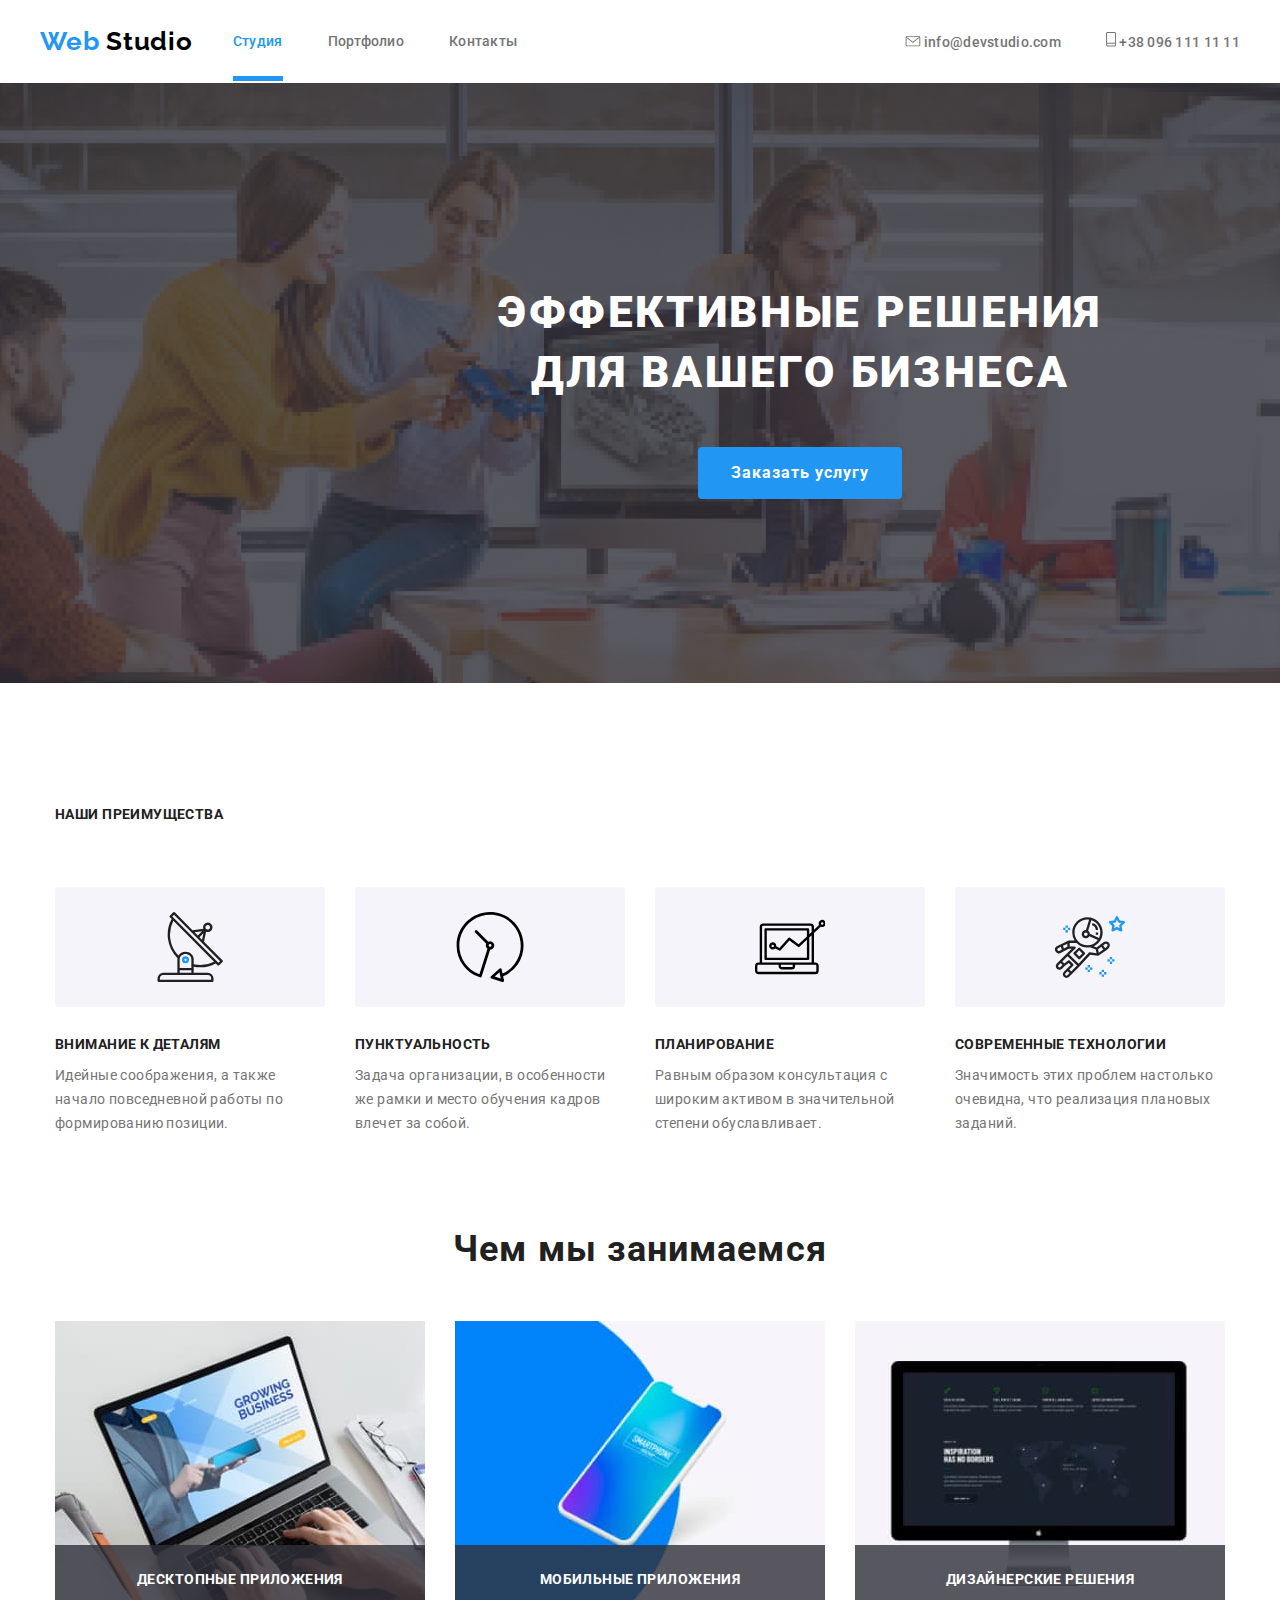
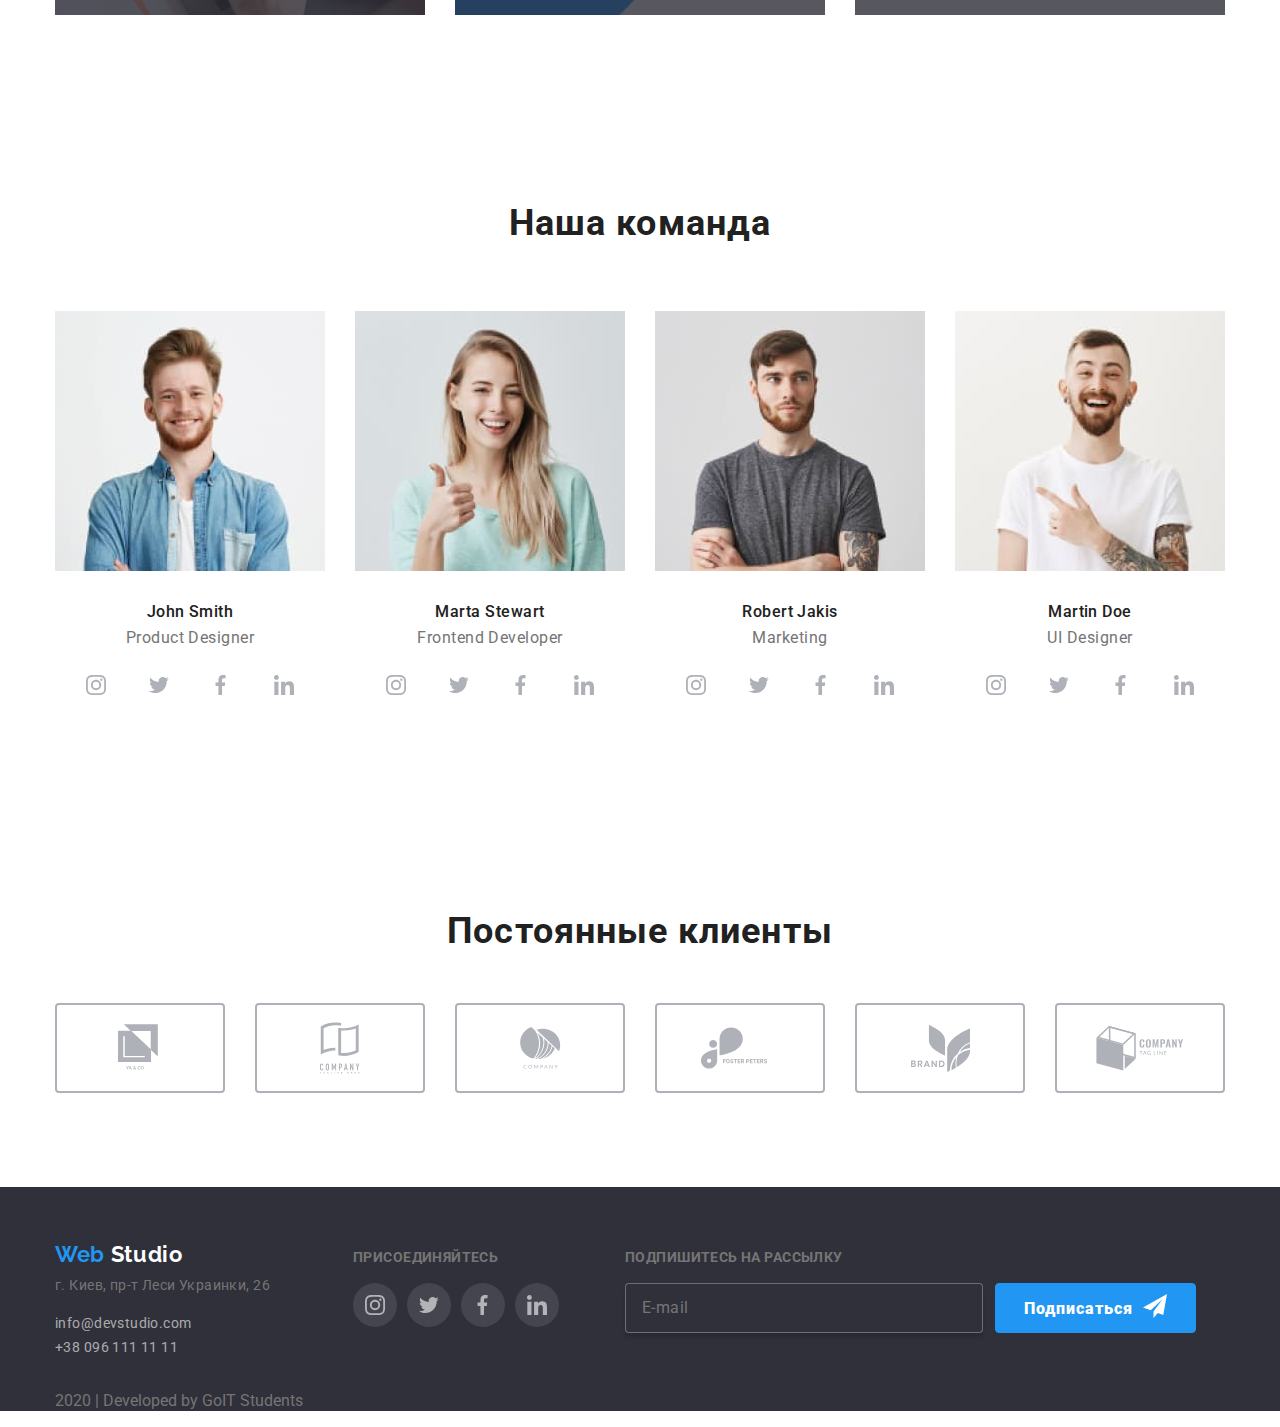
<file: index.html>
<!DOCTYPE html>
<html lang="en">
  <head>
    <meta charset="UTF-8" />
    <meta name="viewport" content="width=device-width, initial-scale=1.0" />
    <title>Document</title>
    <link
      href="https://fonts.googleapis.com/css2?family=Raleway:wght@700&family=Roboto:wght@400;500;700;900&display=swap"
      rel="stylesheet"
    />
    <link rel="stylesheet" href="https://cdnjs.cloudflare.com/ajax/libs/modern-normalize/0.6.0/modern-normalize.min.css"
    />
    <link rel="stylesheet" href="./css/main.min.css" />
  </head>
  <body class="page">
    <header class="page-header">
      <div class="main-nav">
        <div class="logo">
          <a href="/" class="logo">
            <span class="accent"> Web </span> Studio
          </a>
        </div>
        <div class="site-nav">
          <ul class="site-nav">
              <li class="item"><a href="" class="link current">Студия</a></li>
              <li class="item"><a href="./portfolio.html" class="link">Портфолио</a></li>
              <li class="item"><a href="" class="link">Контакты</a></li>
          </ul>
        </div>
        <div class="contacts">
          <ul class="site-nav">
            <li class="item">
              <a href="mailto:info@devstudio.com" class="link">
                <svg class="icon-contact" width="16px" height="11px">
                  <use href="./images/symbol-defs.svg#icon-envelope"></use>
                </svg>
                info@devstudio.com</a></li>
            <li class="item"><a href="" class="link">
              <svg class="icon-contact" width="10px" height="15px">
                <use href="./images/symbol-defs.svg#icon-mobile"></use>
              </svg>
              +38 096 111 11 11</a></li>
          </ul>
        </div>
      </div>
    </header>
     <main>
       <div class="overlay">
      <section class="hero">
        <h1 class="hero-title">Эффективные решения для вашего бизнеса</h1>
        <button  class="button primery" data-modal-open>Заказать услугу</button>
      </section>
      </div>
      <section class="section">
      <div class="container">
<div class="advantages">
        <h2 class="advantages-title is-hidden">Наши преимущества</h2>
        <ul class="advantages-list">
          <li class="img">
            <div class="">
            <svg class="advantages-img" width="70" height="70">
              <use href="./images/symbol-defs.svg#icon-satellite"></use>
            </svg>
            </div>
            <!--<img class="advantages-img" src="./images/Vector(1).svg"
              alt="спутниковая тарелка"
              width="65"
            />-->
            <h2 class="advantages-title">Внимание к деталям</h2>
            <p class="section-text">
              Идейные соображения, а также начало повседневной работы по
              формированию позиции.
            </p>
          </li>
          <li class="img">
            <svg class="advantages-img" width="70px" height="70px">
              <use href="./images/symbol-defs.svg#icon-clock"></use>
            </svg>
            <!--<img class="advantages-img" src="./images/Vector(2).svg" alt="часы" width="67" />-->
            <h2 class="advantages-title">Пунктуальность</h2>
            <p class="section-text">
              Задача организации, в особенности же рамки и место обучения кадров
              влечет за собой.
            </p>
          </li>
          <li class="img">
            <svg class="advantages-img" width="70px" height="70px">
              <use href="./images/symbol-defs.svg#icon-laptop"></use>
            </svg>
            <!--<img class="advantages-img" src="./images/Vector(3).svg" alt="компьютер" width="70" />-->
            <h2 class="advantages-title">Планирование</h2>
            <p class="section-text">
              Равным образом консультация с широким активом в значительной
              степени обуславливает.
            </p>
          </li>
          <li class="img">
            <svg class="advantages-img" width="70px" height="70px">
              <use href="./images/symbol-defs.svg#icon-astronaut"></use>
            </svg>
            <!--<img class="advantages-img" src="./images/Vector(4).svg" alt="космонавт" width="55" />-->
            <h2 class="advantages-title">Современные технологии</h2>
            <p class="section-text">
              Значимость этих проблем настолько очевидна, что реализация
              плановых заданий.
            </p>
          </li>
        </ul>
</div>
      </section>
      
      <section class="doing">
        <div class="container">
        <h3 class="doing-title">Чем мы занимаемся</h3>
        <ul class="doing-list">
            <li class="box">
            <div class="activity">
              <a href="">
               <img class="doing-img" src="./images/img-nout.jpg" alt="ноутбук"/></a>
              <div class="activity-link">
                <a href="" class="link">Десктопные приложения</a>
              </div>
            </div>
          </li>
          <li class="box">
            <div class="activity">
              <a href="">
                <img class="doing-img" src="./images/box-tel.jpg" alt="телефон" /></a>
              <div class="activity-link">
                <a href="" class="link">Мобильные приложения</a>
              </div>
            </div>
          </li>
          <li class="box">
            <div class="activity">
              <a href="">
                <img class="doing-img" src="./images/monic.jpg" alt="монитор" /></a>
              <div class="activity-link">
                <a href="" class="link">Дизайнерские решения</a>
              </div>
            </div>
          </li>
        </ul>
        </div>
      </section>
      <div class="container-bgd">
      <section class="team">
        <div class="container container-people">
        <h4 class="team-title">Наша команда</h4>
        <div class="container-team">
        <div class="people">
          <ul class="social-links">
          <li>
            <img class="team-img"
              src="./images/people1.jpg" alt="Джон Смит, дизайнер" width="270"
            />
            <h4 class="team-people">John Smith</h4>
            <p class="team-text">Product Designer</p>
          </li>
        </ul>
        <ul class="social-links">
          <div class="social-icon">
          <li>
              <a href="" aria-label="Ссылка на Instagram" class= "link"> 
              <svg class="icon-link" width="20px" height="20px">
                <use href="./images/symbol-defs.svg#icon-instagram"></use>
              </svg>
              </a>
          </li>
          <li>
            <a href="" aria-label="Ссылка на Twitter" class="link">
              
              <svg class="icon-link" width="20px" height="20px">
                <use href="./images/symbol-defs.svg#icon-twitter"></use>
              
              </svg></a>
          </li>
          <li>
            <a href="" aria-label="Ссылка на Facebook" class="link">
              <svg class="icon-link" width="20px" height="20px">
                <use href="./images/symbol-defs.svg#icon-facebook"></use>
              </svg>
            </a>
          </li>
          <li>
            <a href="" aria-label="Ссылка на Linkedin" class="link">
              <svg class="icon-link" width="20px" height="20px">
                <use href="./images/symbol-defs.svg#icon-linkedin"></use>
              </svg>
            </a>
          </li>
          </div>
        </ul>
        </div>
        <div class="people">
        <ul class="social-links">
          <li>
            <img class="team-img"
              src="./images/people2.jpg"
              alt="Марта Стеварт, фронтэнд разработчик" width="270"
            />
            <h4 class="team-people">Marta Stewart</h4>
            <p class="team-text">Frontend Developer</p>
          </li>
        </ul>
        <ul class="social-links">
          <div class="social-icon">
          <li>
            <a href="" aria-label="Ссылка на Instagram" class="link">
              <svg class="icon-link" width="20px" height="20px">
                <use href="./images/symbol-defs.svg#icon-instagram"></use>
              </svg>
              </a>
          </li>
          <li>
            <a href="" aria-label="Ссылка на Twitter" class="link">
              <svg class="icon-link" width="20px" height="20px">
                <use href="./images/symbol-defs.svg#icon-twitter"></use>
              </svg>
              </a>
          </li>
          <li>
            <a href="" aria-label="Ссылка на Facebook" class="link">
              <svg class="icon-link" width="20px" height="20px">
                <use href="./images/symbol-defs.svg#icon-facebook"></use>
              </svg>
              </a>
          </li>
          <li>
            <a href="" aria-label="Ссылка на Linkedin" class="link">
              <svg class="icon-link" width="20px" height="20px">
                <use href="./images/symbol-defs.svg#icon-linkedin"></use>
              </svg>
              </a>
          </li>
          </div>
        </ul>
        </div>
        <div class="people">
        <ul class="social-links">
          <li>
            <img class="team-img"
              src="./images/people3.jpg" alt="Роберт Джакис, маркетинг" width="270"
            />
            <h4 class="team-people">Robert Jakis</h4>
            <p class="team-text">Marketing</p>
          </li>
        </ul>
        <ul class="social-links">
          <div class="social-icon">
          <li>
            <a href="" aria-label="Ссылка на Instagram" class="link"
              >
              <svg class="icon-link" width="20px" height="20px">
                <use href="./images/symbol-defs.svg#icon-instagram"></use>
              </svg>
            </a>
          </li>
          <li>
            <a href="" aria-label="Ссылка на Twitter" class="link">
              <svg class="icon-link" width="20px" height="20px">
                <use href="./images/symbol-defs.svg#icon-twitter"></use>
              </svg>
              </a>
          </li>
          <li>
            <a href="" aria-label="Ссылка на Facebook" class="link">
              <svg class="icon-link" width="20px" height="20px">
                <use href="./images/symbol-defs.svg#icon-facebook"></use>
              </svg>
              </a>
          </li>
          <li>
            <a href="" aria-label="Ссылка на Linkedin" class="link">
              <svg class="icon-link" width="20px" height="20px">
                <use href="./images/symbol-defs.svg#icon-linkedin"></use>
              </svg>
              </a>
          </li>
          </div>
        </ul>
        </div>
        <div class="people">
        <ul class="social-links">
          <li>
            <img class="team-img"
              src="./images/people4.jpg" alt="Мартин До, дизайнер" width="270"
            />
            <h4 class="team-people">Martin Doe</h4>
            <p class="team-text">UI Designer</p>
          </li>
        </ul>
        <ul class="social-links">
          <div class="social-icon">
          <li>
            <a href="" aria-label="Ссылка на Instagram" class="link">
              <svg class="icon-link" width="20px" height="20px">
                <use href="./images/symbol-defs.svg#icon-instagram"></use>
              </svg>
              </a>
          </li>
          <li>
            <a href="" aria-label="Ссылка на Twitter" class="link">
              <svg class="icon-link" width="20px" height="20px">
                <use href="./images/symbol-defs.svg#icon-twitter"></use>
              </svg>
              </a>
          </li>
          <li>
            <a href="" aria-label="Ссылка на Facebook" class="link">
              <svg class="icon-link" width="20px" height="20px">
                <use href="./images/symbol-defs.svg#icon-facebook"></use>
              </svg>
              </a>
          </li>
          <li>
            <a href="" aria-label="Ссылка на Linkedin" class="link">
              <svg class="icon-link" width="20px" height="20px">
                <use href="./images/symbol-defs.svg#icon-linkedin"></use>
              </svg>
              </a>
          </li>
          </div>
        </ul>
        </div>
        </div>
      </section>
      </div>
      <section class="container">
        <h5 class="customers-title">Постоянные клиенты</h5>
        <ul class="customers-list">
          
          <li class="item">
            <a href="" aria-label="Ссылка на YA&CO" class="link">
              <svg class="icon-link" width="44px" height="49px">
                <use href="./images/symbol-defs.svg#icon-ya"></use>
              </svg>
              </a>
          </li>
          <li class="item">
            <a href="" aria-label="Ссылка на COMPANY TAGLINE HERE" class="link">
              <svg class="icon-link" width="40px" height="52px">
                <use href="./images/symbol-defs.svg#icon-tag-line"></use>
              </svg>
              </a
            >
          </li>
          <li class="item">
            <a href="" aria-label="Ссылка на COMPANY" class="link"> 
              <svg class="icon-link" width="41px" height="42px">
                <use href="./images/symbol-defs.svg#icon-company"></use>
              </svg>
              </a>
          </li>
          <li class="item">
            <a href="" aria-label="Ссылка на FOSTER PETERS" class="link"
              > 
              <svg class="icon-link" width="79px" height="45px">
                <use href="./images/symbol-defs.svg#icon-foster"></use>
              </svg>
              </a>
          </li>
          <li class="item">
            <a href="" aria-label="Ссылка на BRAND" class="link">
              <svg class="icon-link" width="59px" height="47px">
                <use href="./images/symbol-defs.svg#icon-brand"></use>
              </svg>
              </a>
          </li>
          <li class="item">
            <a href="" aria-label="Ссылка на COMPANY TAG LINE" class="link">
              <svg class="icon-link" width="88px" height="45px">
                <use href="./images/symbol-defs.svg#icon-tag"></use>
              </svg>
              </a>
          </li>
          
        </ul>
      </div>
      </section>
   </main>
    <div class="backdrop is-hidden" data-modal>
      <div class="modal">
        <button data-modal-close class="icon-button">
          <svg class="icon-close">
            <use href="./images/symbol-modal.svg#icon-close"></use>
          </svg>
        </button>
        <form class="form">
          <div class="form-container">
            <div class="form-call"> Оставьте свои данные, мы вам перезвоним</div>
            <div class="form-group">
              <input class="form-input" type="text" id="name" name="name" placeholder=" " />
              <label for="name" class="form-label">Имя</label>
              <svg class="icon-form" width="18px" height="18px">
                <use href="./images/symbol-modal.svg#icon-person"></use>
              </svg>
            </div>
            <div class="form-group">
              <input class="form-input" type="tel" id="tel" name="tel" placeholder=" " />
              <label for="tel" class="form-label" placeholder=" ">Телефон</label>
              <svg class="icon-form" width="18px" height="18px">
                <use href="./images/symbol-modal.svg#icon-phone"></use>
              </svg>
            </div>
            <div class="form-group">
              <input class="form-input" type="email" id="email" name="email" placeholder=" " />
              <label for="email" class="form-label">Почта</label>
              <svg class="icon-form" width="18px" height="18px">
                <use href="./images/symbol-modal.svg#icon-black"></use>
              </svg>
            </div>
            <div class="form-group">
              <textarea class="textarea-comment" name="comment" rows="5" placeholder=" "></textarea>
              <label for="comment" class="label-comment">Комментарии</label>
            </div>
            <div class="accept">
              <label class="checkbox-label">
                <input class="checkbox" type="checkbox" name="topic" value="doc" />
                <span class="icon-check"></span>
                <p class="label-confirm">Соглашаюсь с рассылкой и принимаю <a href="" class="link-dogovor">Условия
                    договора</a>
                </p>
              </label>
            </div>
            <button class="button-send">Отправить</button>
    
          </div>
        </form>
      </div>
    </div>
    <div class="footer">
    <footer class="container">
      <div class="advantages-list">
      <div class="footer-box footer-addres">
        <a href="/" class="logo"> Web <span class="studio"> Studio </span> </a>
      <address>
        г. Киев, пр-т Леси Украинки, 26
      </address>
      <ul class="footer-contacts">
        <li><a href="" class="link">info@devstudio.com</a></li>
        <li><a href="" class="link">+38 096 111 11 11</a></li>
      </ul>
      </div>
      <div class="footer-box footer-social">
      <b>Присоединяйтесь</b>
      
      <ul class="social-links">
        <div class="footer-links">
        <li>
          <a href="" aria-label="Ссылка на Instagram" class="link">
            <svg class="icon-link" width="20px" height="20px">
              <use href="./images/symbol-defs.svg#icon-instagram"></use>
            </svg>
            </a>
        </li>
        <li>
          <a href="" aria-label="Ссылка на Twitter" class="link">
            <svg class="icon-link" width="20px" height="20px">
              <use href="./images/symbol-defs.svg#icon-twitter"></use>
            </svg>
            </a>
        </li>
        <li>
          <a href="" aria-label="Ссылка на Facebook" class="link">
            <svg class="icon-link" width="20px" height="20px">
              <use href="./images/symbol-defs.svg#icon-facebook"></use>
            </svg>
            </a>
        </li>
        <li>
          <a href="" aria-label="Ссылка на Linkedin" class="link">
            <svg class="icon-link" width="20px" height="20px">
              <use href="./images/symbol-defs.svg#icon-linkedin"></use>
            </svg>
            </a>
        </li>
      </ul>
      </div>
      
      <div class="footer-box footer-email">
      <b>Подпишитесь на рассылку</b>
      <ul class="footer-links">
       <li>
         <form class="form-footer">
           <input class="footer-input" type="email" name="email" placeholder="E-mail"/>
         </form>
       </li>
       <li>
        <button class="footer-button">Подписаться<svg class="icon-link" width="24px" height="24px">
          <use href="./images/symbol-defs.svg#icon-convert"></use>
        </svg>
        </button>
       </li>
      </ul>
      </div>
      </div>
      <p class="developed">2020 | Developed by GoIT Students</p>
    </footer>
    </div>
    <script src="./js/modal.js"></script>
  </body>
</html>
</file>
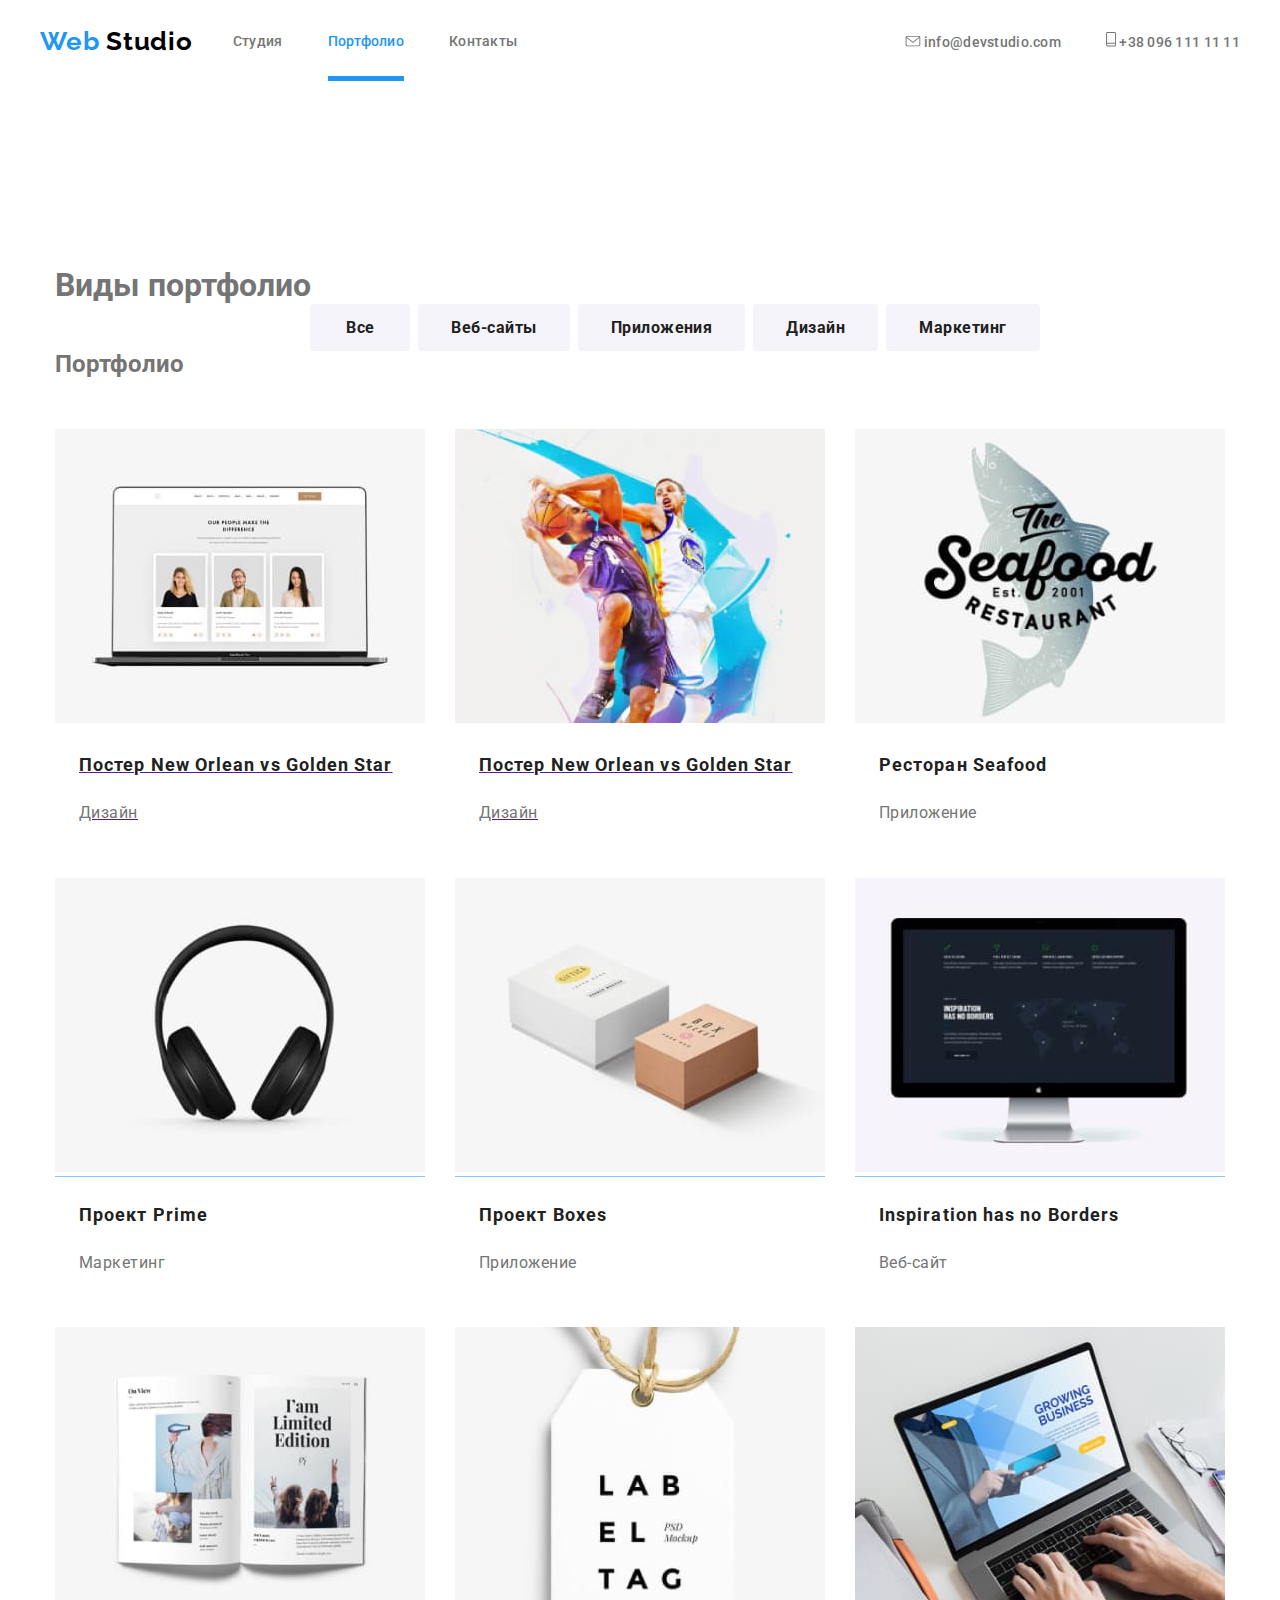
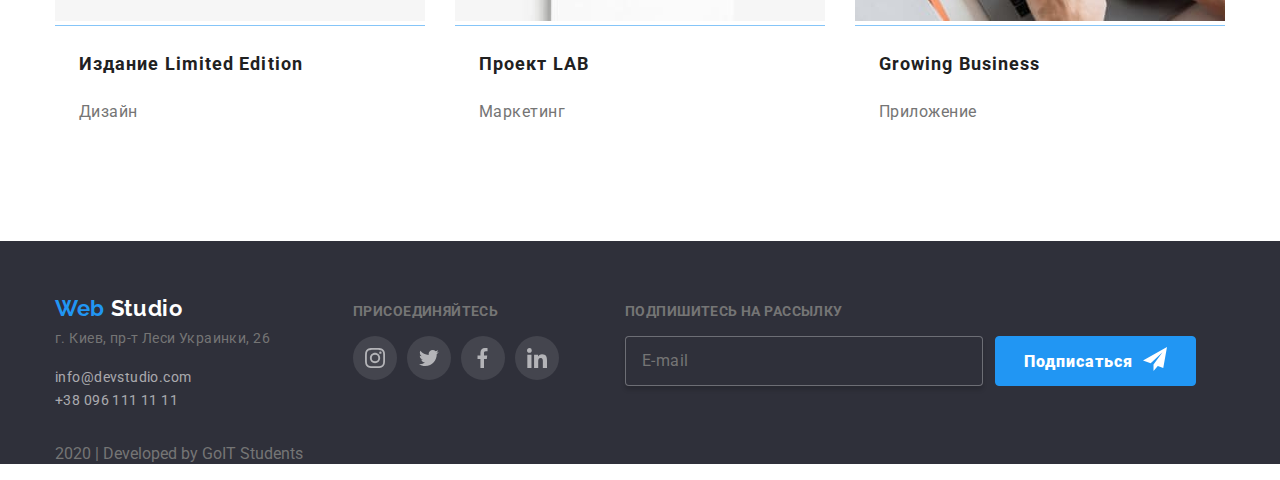
<file: portfolio.html>
<!DOCTYPE html>
<html lang="en">
  <head>
    <meta charset="UTF-8" />
    <meta name="viewport" content="width=device-width, initial-scale=1.0" />
    <title>Document</title>
    <link
      href="https://fonts.googleapis.com/css2?family=Raleway:wght@700&family=Roboto:wght@400;500;700;900&display=swap"
      rel="stylesheet" />
    <link rel="stylesheet" href="https://cdnjs.cloudflare.com/ajax/libs/modern-normalize/0.6.0/modern-normalize.min.css" />
    <link rel="stylesheet" href="./css/main.min.css" />
  </head>
  <body class="page">
    <header class="page-header">
      <div class="main-nav">
        <div class="logo">
          <a href="/" class="logo">
            <span class="accent"> Web </span> Studio
          </a>
        </div>
        <div class="site-nav">
          <ul class="site-nav">
            <li class="item"><a href="./index.html" class="link">Студия</a></li>
           
            <li class="item"><a href="" class="link current">Портфолио</a></li>
            
            <li class="item"><a href="" class="link">Контакты</a></li>
          </ul>
        </div>
        <div class="contacts">
          <ul class="site-nav">
            <li class="item">
              <a href="mailto:info@devstudio.com" class="link">
                <svg class="icon-contact" width="16px" height="11px">
                  <use href="./images/symbol-defs.svg#icon-envelope"></use>
                </svg>
                info@devstudio.com</a></li>
            <li class="item"><a href="" class="link">
                <svg class="icon-contact" width="10px" height="15px">
                  <use href="./images/symbol-defs.svg#icon-mobile"></use>
                </svg>
                +38 096 111 11 11</a></li>
          </ul>
        </div>
    </header>
    <main>
      <section class="section">
        
        <div class="container-works">
          <h1 class="title is-hidden">Виды портфолио</h1>
          <ul class="list-buttons">
            <li class="item"><a href="" class="buttons">Все</a></li>
            <li class="item"><a href="" class="buttons">Веб-сайты</a></li>
            <li class="item"><a href="" class="buttons">Приложения</a></li>
            <li class="item"><a href="" class="buttons">Дизайн</a></li>
            <li class="item"><a href="" class="buttons">Маркетинг</a></li>
          </ul>
         
           <h2 class="title-portfolio is-hidden">Портфолио</h2>
            <ul class="flex-container">
              
              <li class="flex-element">
                <a href class="product">
                  <div class="product-card">
                  <img src="./images/tehnok.jpg" alt="Характеристика технокряк" width="370" />
                    <div class="product-text">
                      <p class="text">
                        Технокряк это современная площадка распространения
                        коронавируса. Компании используют эту платформу для
                        цифрового шпионажа и атак на защищённые сервера конкурентов.
                      </p>
                    </div>
                  </div>
                  <div class='footer-card'>
                    <h2 class="section-title">
                      Постер New Orlean vs Golden Star
                    </h2>
                    <p class="kind-portfolio">Дизайн</p>
                  </div>
                </a>
              </li>
                
              <li class="flex-element">
                <a href class="product"> 
                <div class="product-card">
                  <img src="./images/poster.jpg" alt="Изображение постера" width="370" />
                  <div class="product-text">
                  <p class="text">
                    Технокряк это современная площадка распространения
                    коронавируса. Компании используют эту платформу для
                    цифрового шпионажа и атак на защищённые сервера конкурентов.
                  </p>
                  </div>
                  </div>
                 <div class='footer-card'>
                  <h2 class="section-title">
                   Постер New Orlean vs Golden Star
                  </h2>
                  <p class="kind-portfolio">Дизайн</p>
                 </div>
                </a>
               </li>
              
              
              <li class="flex-element">
                <div class="product">
                <div class="product-card">
                <a>
                  <img
                    src="./images/restaurant.jpg"
                    alt="Изображение логотипа"
                    width="370"
                  />                  
                  <div class="product-text">
                  <p class="text">
                    Технокряк это современная площадка распространения
                    коронавируса. Компании используют эту платформу для
                    цифрового шпионажа и атак на защищённые сервера конкурентов.
                  </p>
                  </div>
                  </div>
                  <h2 class="section-title">Ресторан Seafood</h2>
                  <p class="kind-portfolio">Приложение</p>
                </a>
                </div>
              </li>
              
              
              <li class="flex-element">
                <div class="product">
                <div class="product-card">
                <a>
                  <img
                    src="./images/headphones.jpg"
                    alt="Изображение наушников"
                    width="370"
                  />
                  <div class="product-text">               
                  <p class="text">
                    Технокряк это современная площадка распространения
                    коронавируса. Компании используют эту платформу для
                    цифрового шпионажа и атак на защищённые сервера конкурентов.
                  </p>
                  </div>
                  </div>
                   <h2 class="section-title">Проект Prime</h2>
                  <p class="kind-portfolio">Маркетинг</p>
                </a>
                </div>
              </li>
              
              
              <li class="flex-element">
                <div class="product">
                <div class="product-card">
                <a>
                  <img
                    src="./images/boxes.jpg"
                    alt="Изображение коробок"
                    width="370"
                  />
                  <div class="product-text">                 
                  <p class="text">
                    Технокряк это современная площадка распространения
                    коронавируса. Компании используют эту платформу для
                    цифрового шпионажа и атак на защищённые сервера конкурентов.
                  </p>
                  </div>
               </div>
                  <h2 class="section-title">Проект Boxes</h2>
                  <p class="kind-portfolio">Приложение</p>
                </a>
                </div>
              </li>
              
              
              <li class="flex-element">
                <div class="product">
                <div class="product-card">
                <a>
                  <img
                    src="./images/monic.jpg"
                    alt="Изображение монитора"
                    width="370"
                  />                 
                  <div class="product-text">
                  <p class="text">
                    Технокряк это современная площадка распространения
                    коронавируса. Компании используют эту платформу для
                    цифрового шпионажа и атак на защищённые сервера конкурентов.
                  </p>
                  </div>
                  </div>
                  <h2 class="section-title">Inspiration has no Borders</h2>
                  <p class="kind-portfolio">Веб-сайт</p>
                </a>
               </div>
              </li>
              
              
              <li class="flex-element">
                <div class="product">
                <div class="product-card">
                <a>
                  <img
                    src="./images/edition.jpg"
                    alt="Изображение издательства"
                    width="370"
                  />                 
                <div class="product-text">
                  <p class="text">
                    Технокряк это современная площадка распространения
                    коронавируса. Компании используют эту платформу для
                    цифрового шпионажа и атак на защищённые сервера конкурентов.
                  </p>
                  </div>
                  </div>
                  <h2 class="section-title">Издание Limited Edition</h2>
                  <p class="kind-portfolio">Дизайн</p>
                </a>
                </div>
              </li>
              
              
              <li class="flex-element">
                <div class="product">
                <div class="product-card">
                <a>
                  <img
                    src="./images/lab.jpg"
                    alt="Изображение логотипа"
                    width="370"
                  />                 
                <div class="product-text">
                  <p class="text">
                    Технокряк это современная площадка распространения
                    коронавируса. Компании используют эту платформу для
                    цифрового шпионажа и атак на защищённые сервера конкурентов.
                  </p>
                  </div>
                </div>
                  <h2 class="section-title">Проект LAB</h2>
                  <p class="kind-portfolio">Маркетинг</p>
                </a>
                </div>
              </li>
              
              
              <li class="flex-element">
                <div class="product">
                <div class="product-card">
                <a>
                  <img
                    src="./images/img-nout.jpg"
                    alt="Изображение ноутбука"
                    width="370"
                  />                 
                <div class="product-text">
                  <p class="text">
                    Технокряк это современная площадка распространения
                    коронавируса. Компании используют эту платформу для
                    цифрового шпионажа и атак на защищённые сервера конкурентов.
                  </p>
                  </div>
                </div>
                   <h2 class="section-title">Growing Business</h2>
                  <p class="kind-portfolio">Приложение</p>
                </a>
                </div>
              </li>
              
            </ul>
          
        </div>
      </section>
    </main>
    <div class="footer">
      <footer class="container">
        <div class="advantages-list">
          <div class="footer-box footer-addres">
            <a href="/" class="logo"> Web <span class="studio"> Studio </span> </a>
            <address>
              г. Киев, пр-т Леси Украинки, 26
            </address>
            <ul class="footer-contacts">
              <li><a href="" class="link">info@devstudio.com</a></li>
              <li><a href="" class="link">+38 096 111 11 11</a></li>
            </ul>
          </div>
          <div class="footer-box footer-social">
            <b>Присоединяйтесь</b>
    
            <ul class="social-links">
              <div class="footer-links">
                <li>
                  <a href="" aria-label="Ссылка на Instagram" class="link">
                    <svg class="icon-link" width="20px" height="20px">
                      <use href="./images/symbol-defs.svg#icon-instagram"></use>
                    </svg>
                  </a>
                </li>
                <li>
                  <a href="" aria-label="Ссылка на Twitter" class="link">
                    <svg class="icon-link" width="20px" height="20px">
                      <use href="./images/symbol-defs.svg#icon-twitter"></use>
                    </svg>
                  </a>
                </li>
                <li>
                  <a href="" aria-label="Ссылка на Facebook" class="link">
                    <svg class="icon-link" width="20px" height="20px">
                      <use href="./images/symbol-defs.svg#icon-facebook"></use>
                    </svg>
                  </a>
                </li>
                <li>
                  <a href="" aria-label="Ссылка на Linkedin" class="link">
                    <svg class="icon-link" width="20px" height="20px">
                      <use href="./images/symbol-defs.svg#icon-linkedin"></use>
                    </svg>
                  </a>
                </li>
            </ul>
          </div>
    
          <div class="footer-box footer-email">
            <b>Подпишитесь на рассылку</b>
            <ul class="footer-links">
              <li>
                <form class="form-footer">
                  <input class="footer-input" type="email" name="email" placeholder="E-mail" />
                </form>
              </li>
              <li>
                <button class="footer-button">Подписаться<svg class="icon-link" width="24px" height="24px">
                    <use href="./images/symbol-defs.svg#icon-convert"></use>
                  </svg>
                </button>
              </li>
            </ul>
          </div>
        </div>
        <p class="developed">2020 | Developed by GoIT Students</p>
      </footer>
    </div>
  </body>
</html>
</file>
<file: css/main.min.css>
/*! modern-normalize v0.6.0 | MIT License | https://github.com/sindresorhus/modern-normalize */*,*::before,*::after{-webkit-box-sizing:border-box;box-sizing:border-box}:root{-moz-tab-size:4;-o-tab-size:4;tab-size:4}html{line-height:1.15;-webkit-text-size-adjust:100%}body{margin:0}body{font-family:system-ui,-apple-system,"Segoe UI",Roboto,Helvetica,Arial,sans-serif,"Apple Color Emoji","Segoe UI Emoji"}hr{height:0}abbr[title]{-webkit-text-decoration:underline dotted;text-decoration:underline dotted}b,strong{font-weight:bolder}code,kbd,samp,pre{font-family:SFMono-Regular, Consolas, 'Liberation Mono', Menlo, monospace;font-size:1em}small{font-size:80%}sub,sup{font-size:75%;line-height:0;position:relative;vertical-align:baseline}sub{bottom:-0.25em}sup{top:-0.5em}button,input,optgroup,select,textarea{font-family:inherit;font-size:100%;line-height:1.15;margin:0}button,select{text-transform:none}button,[type='button'],[type='reset'],[type='submit']{-webkit-appearance:button}button::-moz-focus-inner,[type='button']::-moz-focus-inner,[type='reset']::-moz-focus-inner,[type='submit']::-moz-focus-inner{border-style:none;padding:0}button:-moz-focusring,[type='button']:-moz-focusring,[type='reset']:-moz-focusring,[type='submit']:-moz-focusring{outline:1px dotted ButtonText}fieldset{padding:0.35em 0.75em 0.625em}legend{padding:0}progress{vertical-align:baseline}[type='number']::-webkit-inner-spin-button,[type='number']::-webkit-outer-spin-button{height:auto}[type='search']{-webkit-appearance:textfield;outline-offset:-2px}[type='search']::-webkit-search-decoration{-webkit-appearance:none}::-webkit-file-upload-button{-webkit-appearance:button;font:inherit}summary{display:list-item}.doing-title,.team-title{color:#212121;font-weight:bold;font-size:36px;line-height:1.16;text-align:center;letter-spacing:0.03em;margin:0}.link:hover,.link:focus{color:#2196f3}.page{margin:0;background-color:#fff;color:#757575;font-family:Roboto,Arial}.link{text-decoration:none}.container{width:1200px;padding-left:15px;padding-right:15px;margin:0 auto}li{list-style-type:none}.main-nav{display:-webkit-box;display:-ms-flexbox;display:flex;-webkit-box-align:center;-ms-flex-align:center;align-items:center;margin-left:auto;margin-right:auto;width:1200px}.logo{color:#000;font-family:Raleway,Arial;font-weight:bold;font-size:26px;line-height:1.19;letter-spacing:0.03em;text-decoration:none}.accent{color:#2196f3}.current{position:relative;display:block;text-decoration:none;color:currentColor}.current::after{content:'';position:absolute;left:0;bottom:0;display:block;width:100%;height:5px;background-color:#2196f3}.site-nav{display:-webkit-box;display:-ms-flexbox;display:flex;margin-top:0;margin-bottom:0;-webkit-box-align:baseline;-ms-flex-align:baseline;align-items:baseline}.site-nav .link{color:#757575;font-weight:500;font-size:14px;line-height:1.14;letter-spacing:0.02em;padding-top:32px;padding-bottom:32px;display:block}.site-nav .link:hover,.site-nav .link:focus{color:#2196f3}.site-nav .item{margin-right:45px}.site-nav .item:last-child{margin-right:0}.site-nav .link.current{color:#2196f3}.contacts{margin-left:auto}.icon-contact{fill:currentColor}.hero{color:#fff;font-weight:900;font-size:44px;line-height:1.37;text-align:center;letter-spacing:0.06em;text-transform:uppercase;width:1600px;height:600px}.hero-title{font-weight:900;font-size:44px;line-height:1.36;text-align:center;letter-spacing:0.06em;text-transform:uppercase;padding-top:200px;padding:200px 452px 30px 452px;margin:0}.button{color:#212121}.overlay{max-width:1600px;height:600px;margin-left:auto;margin-right:auto;background-image:-webkit-gradient(linear, left top, right top, from(rgba(47,48,58,0.8)), to(rgba(47,48,58,0.8))),url("../images/Header.jpg");background-image:linear-gradient(to right, rgba(47,48,58,0.8), rgba(47,48,58,0.8)),url("../images/Header.jpg");background-repeat:no-repeat;background-size:cover;background-position:center;background-color:#212121}.button.primery{background-color:#2196f3;color:#fff;font-family:inherit;font-weight:bold;font-size:16px;line-height:1.88;letter-spacing:0.06em;text-decoration:none;display:inline-block;border-radius:4px;padding:10px 32px;min-width:200px;text-align:center;border:1px solid transparent}.advantages{padding-top:94px;padding-bottom:94px}.advantages-list{display:-webkit-box;display:-ms-flexbox;display:flex;-webkit-box-align:baseline;-ms-flex-align:baseline;align-items:baseline;-webkit-box-pack:justify;-ms-flex-pack:justify;justify-content:space-between;padding-left:0;margin-bottom:0;padding-top:48px}.advantages-img{width:270px;height:120px;display:block;padding:25px 100px;background-color:#f5f4fa;border-radius:4px}.advantages-title{color:#212121;font-weight:bold;font-size:14px;line-height:1.14;letter-spacing:0.03em;text-transform:uppercase;margin-top:30px;margin-bottom:10px}.img{width:278px;margin-right:30px}.img:last-child{margin-right:0}.section-text{color:#757575;font-weight:normal;font-size:14px;line-height:1.72;letter-spacing:0.03em;margin-top:10px;margin-bottom:0}.doing-img{width:370px}.doing-list{display:-webkit-box;display:-ms-flexbox;display:flex;margin-top:0px;margin-bottom:0px;padding-left:0px}.doing-list .box:not(:last-child){margin-right:30px}.box{margin-top:50px;padding-bottom:94px;border-radius:8px}.box .link{font-weight:bold;font-size:14px;line-height:1.14px;text-align:center;letter-spacing:0.03em;text-transform:uppercase;text-decoration:none}.activity{position:relative;height:294px}.activity-link{position:absolute;bottom:0;display:-webkit-box;display:-ms-flexbox;display:flex;width:370px;height:70px;-webkit-box-pack:center;-ms-flex-pack:center;justify-content:center;-webkit-box-align:center;-ms-flex-align:center;align-items:center;background-color:rgba(47,48,58,0.8)}.activity-link .link{color:#fff;-webkit-transition:color 250ms cubic-bezier(0.4, 0, 0.2, 1);transition:color 250ms cubic-bezier(0.4, 0, 0.2, 1)}.activity-link .link:hover{color:#2196f3}.container-bgd{background-color:#fff}.container-team{display:-webkit-box;display:-ms-flexbox;display:flex;padding-left:0px;margin-top:50px;padding-bottom:94px}.people{margin-bottom:0px;padding-left:0px;width:270px;margin-right:30px;border-radius:8px;-webkit-transition:-webkit-box-shadow 250ms cubic-bezier(0.4, 0, 0.2, 1);transition:-webkit-box-shadow 250ms cubic-bezier(0.4, 0, 0.2, 1);transition:box-shadow 250ms cubic-bezier(0.4, 0, 0.2, 1);transition:box-shadow 250ms cubic-bezier(0.4, 0, 0.2, 1), -webkit-box-shadow 250ms cubic-bezier(0.4, 0, 0.2, 1)}.people:hover,.people:focus{-webkit-box-shadow:0px 5px 5px rgba(0,0,0,0.5);box-shadow:0px 5px 5px rgba(0,0,0,0.5)}.team-people{color:#212121;font-weight:500;font-size:16px;line-height:0.84;text-align:center;letter-spacing:0.03em;margin-top:30px;margin-bottom:0}.team-text{color:#757575;font-weight:normal;font-size:16px;line-height:1.19;text-align:center;letter-spacing:0.03em;margin-top:10px;margin-bottom:0px}.team-title{padding-top:94px}.social-links{padding-left:0px}.social-links .link{display:-webkit-box;display:-ms-flexbox;display:flex;-webkit-box-align:center;-ms-flex-align:center;align-items:center;-webkit-box-pack:center;-ms-flex-pack:center;justify-content:center;padding:0;border:none;width:44px;height:44px;color:#afb1b8;border-radius:50%;-webkit-transition:color 250ms cubic-bezier(0.4, 0, 0.2, 1),background-color 250ms cubic-bezier(0.4, 0, 0.2, 1);transition:color 250ms cubic-bezier(0.4, 0, 0.2, 1),background-color 250ms cubic-bezier(0.4, 0, 0.2, 1)}.icon-link{display:inline-block;text-align:center;fill:currentColor}.social-links .link:hover,.social-links .link:focus{color:#fff;background-color:#2196f3}.social-icon{display:-webkit-box;display:-ms-flexbox;display:flex;-webkit-box-pack:space-evenly;-ms-flex-pack:space-evenly;justify-content:space-evenly}.customers-title{color:#212121;font-weight:bold;font-size:36px;line-height:1.16;text-align:center;letter-spacing:0.03em;margin:0px;padding-top:94px}.customers-list{display:-webkit-box;display:-ms-flexbox;display:flex;padding-left:0px;padding-bottom:94px;-webkit-box-pack:justify;-ms-flex-pack:justify;justify-content:space-between;margin:0px}.customers-list .item:not(:last-child){margin-right:30px}.customers-list .link:hover,.customers-list .link:focus{color:#2196f3;border-color:#2196f3}.customers-list .link{margin-top:50px;display:-webkit-box;display:-ms-flexbox;display:flex;-webkit-box-align:center;-ms-flex-align:center;align-items:center;-webkit-box-pack:center;-ms-flex-pack:center;justify-content:center;padding:0;border:2px solid #afb1b8;width:170px;height:90px;color:#afb1b8;border-radius:4px;-webkit-transition:color 250ms cubic-bezier(0.4, 0, 0.2, 1),border-color 250ms cubic-bezier(0.4, 0, 0.2, 1);transition:color 250ms cubic-bezier(0.4, 0, 0.2, 1),border-color 250ms cubic-bezier(0.4, 0, 0.2, 1)}.backdrop{position:fixed;top:0;left:0;bottom:0;right:0;-webkit-transition:opacity 250ms cubic-bezier(0.4, 0, 0.2, 1);transition:opacity 250ms cubic-bezier(0.4, 0, 0.2, 1);background:rgba(0,0,0,0.2)}.backdrop.is-hidden{opacity:0;pointer-events:none}.modal{font-family:Roboto;font-style:normal;font-weight:normal;font-size:14px;line-height:24px;letter-spacing:0.03em;position:absolute;top:50%;left:50%;width:528px;padding:40px;background-color:#fff;-webkit-transform:translate(-50%, -50%) scale(1);transform:translate(-50%, -50%) scale(1);background:#ffffff;-webkit-box-shadow:0px 2px 1px rgba(0,0,0,0.2),0px 1px 1px rgba(0,0,0,0.14),0px 1px 3px rgba(0,0,0,0.12);box-shadow:0px 2px 1px rgba(0,0,0,0.2),0px 1px 1px rgba(0,0,0,0.14),0px 1px 3px rgba(0,0,0,0.12);border-radius:4px}.form{text-align:center}.form-group{position:relative;margin-top:28px}.form-call{display:block;font-weight:bold;font-size:20px;line-height:23px;text-align:center;letter-spacing:0.03em;color:#212121}.form-input{display:block;width:100%;height:40px;font-weight:400;font-size:14px;line-height:1.4;letter-spacing:0.01em;color:#212121;padding-left:42px;border:1px solid rgba(33,33,33,0.2);border-radius:4px}.form-input:focus{outline:none;border-color:#2196f3}.form-input:focus+.form-label,.form-input:not(:placeholder-shown)+.form-label{color:#2196f3;-webkit-transform:translate(-25px, -40px);transform:translate(-25px, -40px)}.form-input:focus ~ .icon-form,.form-input:not(:placeholder-shown) ~ .icon-form{fill:#2196f3}.form-label{position:absolute;top:50%;left:42px;-webkit-transform:translateY(-50%);transform:translateY(-50%);-webkit-transition:-webkit-transform 250ms cubic-bezier(0.4, 0, 0.2, 1);transition:-webkit-transform 250ms cubic-bezier(0.4, 0, 0.2, 1);transition:transform 250ms cubic-bezier(0.4, 0, 0.2, 1);transition:transform 250ms cubic-bezier(0.4, 0, 0.2, 1), -webkit-transform 250ms cubic-bezier(0.4, 0, 0.2, 1)}.form-input:focus+.form-label,.form-input:not(:placeholder-shown)+.form-label{color:#2196f3;-webkit-transform:translate(-25px, -40px);transform:translate(-25px, -40px)}.icon-form{position:absolute;top:50%;left:16px;-webkit-transform:translateY(-50%);transform:translateY(-50%)}.textarea-comment{display:block;width:100%;height:120px;border:1px solid rgba(33,33,33,0.2);border-radius:4px;padding:12px 16px;margin-bottom:20px}.textarea-comment:focus{outline:none;border-color:#2196f3}.textarea-comment:focus+.label-comment,.textarea-comment:not(:placeholder-shown)+.label-comment{color:#2196f3;-webkit-transform:translateY(-35px);transform:translateY(-35px)}.label-comment{position:absolute;top:12px;left:16px;-webkit-transition:-webkit-transform 250ms cubic-bezier(0.4, 0, 0.2, 1);transition:-webkit-transform 250ms cubic-bezier(0.4, 0, 0.2, 1);transition:transform 250ms cubic-bezier(0.4, 0, 0.2, 1);transition:transform 250ms cubic-bezier(0.4, 0, 0.2, 1), -webkit-transform 250ms cubic-bezier(0.4, 0, 0.2, 1)}.accept{margin-bottom:30px}.checkbox{-webkit-appearance:none;-moz-appearance:none;appearance:none}.checkbox:checked+.icon-check{border-color:#2196f3;background-color:#2196f3;background-image:url("../images/full-check.svg");background-size:contain;background-origin:border-box}.checkbox-label{display:-webkit-inline-box;display:-ms-inline-flexbox;display:inline-flex;-webkit-box-align:center;-ms-flex-align:center;align-items:center}.icon-check{display:inline-block;width:15px;height:15px;margin-right:8px;border:2px solid #212121;border-radius:4px}.label-confirm{margin:0;padding:0;font-size:14px;line-height:1.71;color:#757575}.icon-button{display:block;position:absolute;top:8px;right:8px;padding:0;display:-webkit-box;display:-ms-flexbox;display:flex;width:35px;height:35px;background-color:transparent;border-radius:50%;-webkit-box-pack:center;-ms-flex-pack:center;justify-content:center;-webkit-box-align:center;-ms-flex-align:center;align-items:center;outline:none;border:1px;border-color:seagreen;-webkit-box-shadow:0px 0px 2px rgba(0,0,0,0.7);box-shadow:0px 0px 2px rgba(0,0,0,0.7);cursor:pointer}.icon-button:hover{fill:#2196f3}.icon-close{display:-webkit-box;display:-ms-flexbox;display:flex;width:11px;height:11px}.link-dogovor{color:#2196f3}.button-send{background-color:#2196f3;color:#fff;font-family:inherit;font-weight:bold;font-size:16px;line-height:1.88;letter-spacing:0.06em;text-decoration:none;display:inline-block;border-radius:4px;padding:10px 32px;width:200px;height:50px;text-align:center;border:1px solid transparent;-webkit-box-shadow:0px 4px 4px rgba(0,0,0,0.15);box-shadow:0px 4px 4px rgba(0,0,0,0.15);cursor:pointer}.list-buttons{display:-webkit-box;display:-ms-flexbox;display:flex;-webkit-box-pack:center;-ms-flex-pack:center;justify-content:center;margin:0;margin-left:30px}.list-buttons :hover{color:#fff;background-color:#2196f3;font-family:inherit;border-radius:4px}.list-buttons .item+.item{margin-left:8px}.buttons{background-color:#f5f4fa;color:#212121;font-family:inherit;font-weight:bold;font-size:16px;line-height:1.6;letter-spacing:0.03em;text-decoration:none;display:inline-block;border-radius:4px;padding:10px 32px;min-width:100px;text-align:center;border:1px solid transparent;-webkit-transition:color 250ms cubic-bezier(0.4, 0, 0.2, 1),background-color 250ms cubic-bezier(0.4, 0, 0.2, 1);transition:color 250ms cubic-bezier(0.4, 0, 0.2, 1),background-color 250ms cubic-bezier(0.4, 0, 0.2, 1)}.section .title{margin:0;padding-top:91px}.container-works{width:1200px;padding-left:15px;padding-right:15px;padding-top:93px;margin-left:auto;margin-right:auto}.title-portfolio{margin:0}.flex-container{display:-webkit-box;display:-ms-flexbox;display:flex;-ms-flex-wrap:wrap;flex-wrap:wrap;padding-left:0;padding-bottom:94px;margin-top:50px;margin-bottom:0}.flex-element{width:370px;margin-right:30px;margin-bottom:30px;-webkit-transition:-webkit-box-shadow 250ms cubic-bezier(0.4, 0, 0.2, 1);transition:-webkit-box-shadow 250ms cubic-bezier(0.4, 0, 0.2, 1);transition:box-shadow 250ms cubic-bezier(0.4, 0, 0.2, 1);transition:box-shadow 250ms cubic-bezier(0.4, 0, 0.2, 1), -webkit-box-shadow 250ms cubic-bezier(0.4, 0, 0.2, 1)}.flex-element:nth-child(3n+3){margin-right:0px}.flex-element:nth-last-child(-n+3){margin-bottom:0px}.flex-element:hover{-webkit-box-shadow:0px 5px 5px rgba(0,0,0,0.5);box-shadow:0px 5px 5px rgba(0,0,0,0.5)}.product-card{position:relative;overflow:hidden}.product-card::before{display:inline-block;position:absolute;content:'';width:100%;height:100%;background-color:rgba(33,150,243,0.9);-webkit-transform:translateY(100%);transform:translateY(100%);-webkit-transition:-webkit-transform 550ms cubic-bezier(0.4, 0, 0.2, 1);transition:-webkit-transform 550ms cubic-bezier(0.4, 0, 0.2, 1);transition:transform 550ms cubic-bezier(0.4, 0, 0.2, 1);transition:transform 550ms cubic-bezier(0.4, 0, 0.2, 1), -webkit-transform 550ms cubic-bezier(0.4, 0, 0.2, 1)}.product-text{position:absolute;top:0;left:0;padding:63px 24px;-webkit-transform:translateY(100%);transform:translateY(100%);-webkit-transition:-webkit-transform 550ms cubic-bezier(0.4, 0, 0.2, 1);transition:-webkit-transform 550ms cubic-bezier(0.4, 0, 0.2, 1);transition:transform 550ms cubic-bezier(0.4, 0, 0.2, 1);transition:transform 550ms cubic-bezier(0.4, 0, 0.2, 1), -webkit-transform 550ms cubic-bezier(0.4, 0, 0.2, 1);opacity:0}.product:hover .product-card::before{-webkit-transform:translateY(0);transform:translateY(0)}.product:hover .product-text{-webkit-transform:translateY(0);transform:translateY(0);opacity:1}.text{color:#fff;font-weight:normal;font-size:18px;line-height:1.61;letter-spacing:0.03em}.section-title{color:#212121;font-weight:bold;font-size:18px;line-height:2;letter-spacing:0.06em;margin-top:20px;margin-bottom:0;padding-right:24px;padding-left:24px}.kind-portfolio{font-weight:normal;font-size:16px;line-height:1.8;letter-spacing:0.03em;color:#757575;margin-bottom:20px;padding-right:24px;padding-left:24px}.footer{background-color:#2f303a}.footer-box{margin-right:30px}.footer-contacts{padding:0}.footer-addres{width:231px}.footer-social{width:205px}.footer-email{width:570px}.footer-button{color:#fff;font-family:inherit;font-weight:900;font-size:16px;line-height:1.88;display:-webkit-box;display:-ms-flexbox;display:flex;-webkit-box-pack:center;-ms-flex-pack:center;justify-content:center;letter-spacing:0.06em;text-decoration:none;border-radius:4px;min-width:200px;height:50px;border:1px solid transparent;border-color:#2196f3;padding:10px 28px 10px 28px;background-color:#2196f3}.footer-button .icon-link{margin-left:10px}.footer-links{display:-webkit-box;display:-ms-flexbox;display:flex;width:206px;-webkit-box-pack:justify;-ms-flex-pack:justify;justify-content:space-between;-webkit-box-align:end;-ms-flex-align:end;align-items:flex-end;padding-left:0}.footer-links .link{border:5px;width:44px;height:44px;background-color:rgba(255,255,255,0.1);border-radius:50%}.footer-input{width:358px;height:50px;margin-right:12px;font-weight:normal;font-size:16px;line-height:1.3;-webkit-box-align:center;-ms-flex-align:center;align-items:center;letter-spacing:0.03em;background-color:#2f303a;border:1px solid rgba(255,255,255,0.3);-webkit-box-shadow:0px 4px 4px rgba(0,0,0,0.15);box-shadow:0px 4px 4px rgba(0,0,0,0.15);border-radius:4px;color:rgba(255,255,255,0.6)}.footer-input:focus{outline:none}.footer .logo{color:#2196f3;font-weight:bold;font-size:22px;line-height:1.77;letter-spacing:0.03em;text-decoration:none}.footer .link{font-style:normal;font-weight:normal;font-size:14px;line-height:1.71;letter-spacing:0.03em;color:rgba(255,255,255,0.6)}.studio{color:#fff}address{font-style:normal;font-weight:normal;font-size:14px;line-height:1.58;letter-spacing:0.03em}b{font-weight:bold;font-size:14px;line-height:1.14;letter-spacing:0.03em;text-transform:uppercase}.form-footer [placeholder]{padding-left:16px}
/*# sourceMappingURL=main.min.css.map */
</file>
